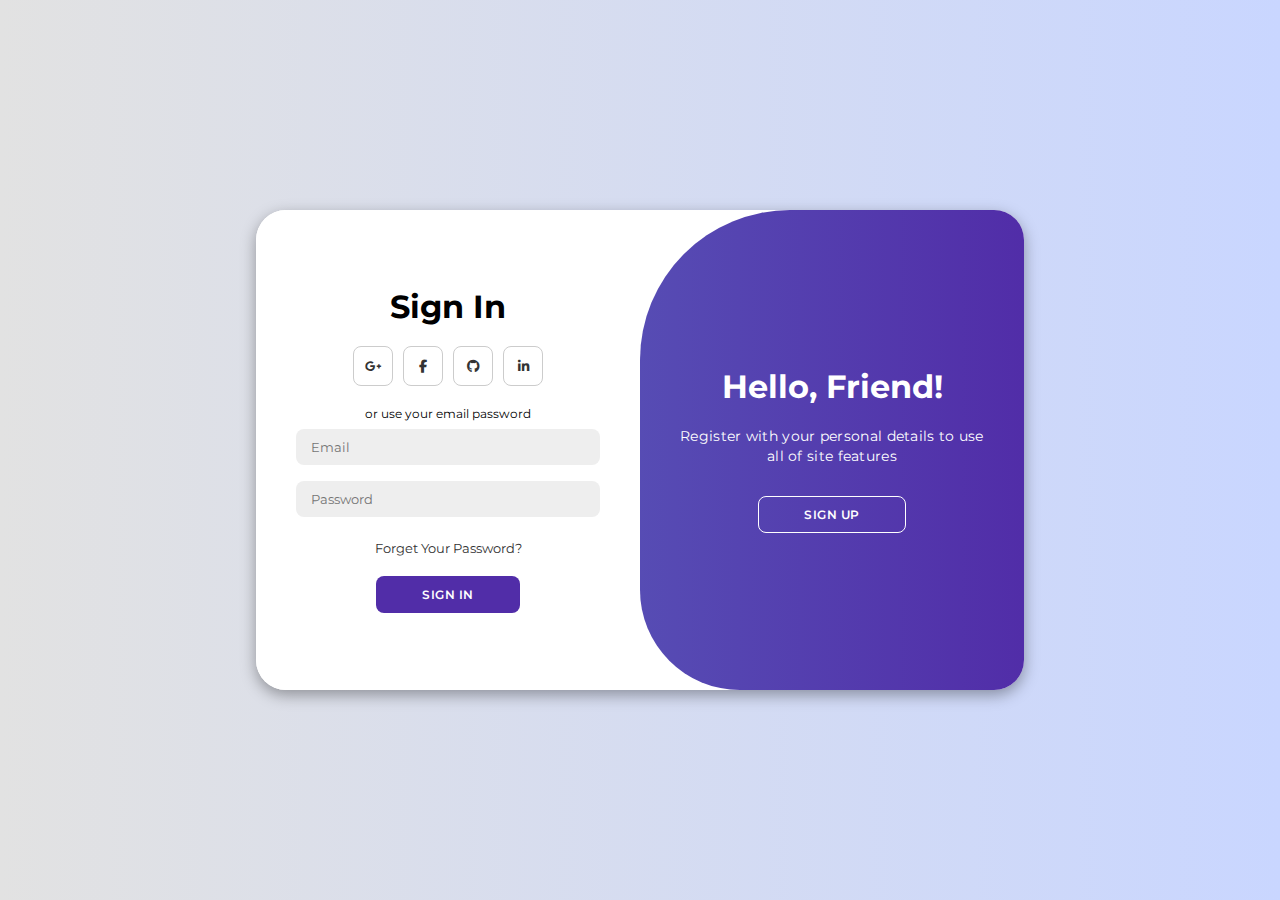
<file: 01 Sign up page/index.html>
<!DOCTYPE html>
<html lang="en">

<head>
    <meta charset="UTF-8">
    <meta name="viewport" content="width=device-width, initial-scale=1.0">
    <link rel="stylesheet" href="https://cdnjs.cloudflare.com/ajax/libs/font-awesome/6.4.2/css/all.min.css">
    <link rel="stylesheet" href="style.css">
    <title>Login Page</title>
</head>

<body>

    <div class="container" id="container">
        <div class="form-container sign-up">
            <form>
                <h1>Create Account</h1>
                <div class="social-icons">
                    <a href="#" class="icon"><i class="fa-brands fa-google-plus-g"></i></a>
                    <a href="#" class="icon"><i class="fa-brands fa-facebook-f"></i></a>
                    <a href="#" class="icon"><i class="fa-brands fa-github"></i></a>
                    <a href="#" class="icon"><i class="fa-brands fa-linkedin-in"></i></a>
                </div>
                <span>or use your email for registeration</span>
                <input type="text" placeholder="Name">
                <input type="email" placeholder="Email">
                <input type="password" placeholder="Password">
                <button>Sign Up</button>
            </form>
        </div>
        <div class="form-container sign-in">
            <form>
                <h1>Sign In</h1>
                <div class="social-icons">
                    <a href="#" class="icon"><i class="fa-brands fa-google-plus-g"></i></a>
                    <a href="#" class="icon"><i class="fa-brands fa-facebook-f"></i></a>
                    <a href="#" class="icon"><i class="fa-brands fa-github"></i></a>
                    <a href="#" class="icon"><i class="fa-brands fa-linkedin-in"></i></a>
                </div>
                <span>or use your email password</span>
                <input type="email" placeholder="Email">
                <input type="password" placeholder="Password">
                <a href="#">Forget Your Password?</a>
                <button>Sign In</button>
            </form>
        </div>
        <div class="toggle-container">
            <div class="toggle">
                <div class="toggle-panel toggle-left">
                    <h1>Welcome Back!</h1>
                    <p>Enter your personal details to use all of site features</p>
                    <button class="hidden" id="login">Sign In</button>
                </div>
                <div class="toggle-panel toggle-right">
                    <h1>Hello, Friend!</h1>
                    <p>Register with your personal details to use all of site features</p>
                    <button class="hidden" id="register">Sign Up</button>
                </div>
            </div>
        </div>
    </div>

    
</body>

</html>
</file>
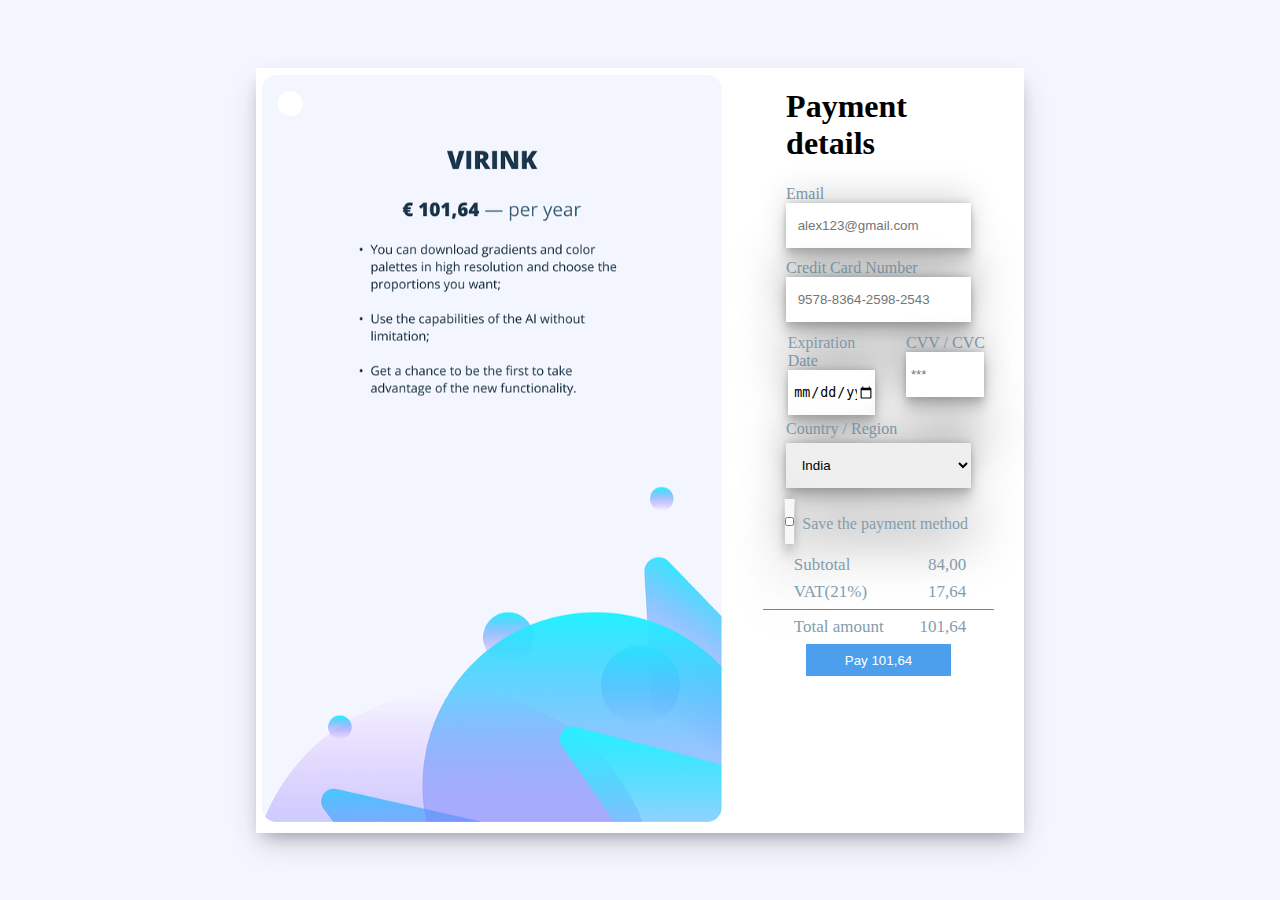
<file: 02 Credit-Card-checkout/index.html>
<!DOCTYPE html>
<html lang="en">
<head>
    <meta charset="UTF-8">
    <meta name="viewport" content="width=device-width, initial-scale=1.0">
    <link rel="stylesheet" href="style.css">
    <title>Document</title>
</head>
<body>
    <main>
        <div class="page">
           <div class="payment-page">
            <div class="wrapper">
                <div class="left">
                    <img src="img.png" alt="">

                </div>
                <div class="right">
                    <h1 class="head">Payment details</h1>

                    <p>Email</p>
                    <input type="email" name="user-email" id="email" placeholder="alex123@gmail.com">

                    <p>Credit Card Number</p>
                    <input type="number" name="card-number" id="card-no" placeholder="9578-8364-2598-2543">

                    <div  class="inwrap">
                        <div class="exp">
                            <p>Expiration Date</p>
                            <input type="date">
                        </div>
                        <div class="cvv">
                            <p>CVV / CVC</p>
                            <input type="password" placeholder="***">
                        </div>
                    </div>
                    <p class="select-p">Country / Region</p>
                    <select name="" id="">
                        <option value="">India</option>
                    </select>

                    <div  class="checkbox">
                       <div class="check"><input type="checkbox"></div>
                       <label style="color: #849DAD;" for="checkbox"> Save the payment method</label>
                       
                    </div>

                    <div class="sub">
                        <p>Subtotal</p>
                        <p>84,00</p>
                    </div>
                    <div class="vat">
                        <p>VAT(21%)</p>
                        <p>17,64</p>
                    </div>
                    <div  class="fillar"></div>
                    <div class="total">
                        <p>Total amount</p>
                        <p>101,64</p>
                    </div>

                  <div class="button">
                    <button>Pay 101,64</button>
                  </div>

                </div>
           </div>
            </div>
        </div>
    </main>
    
</body>
</html>
</file>
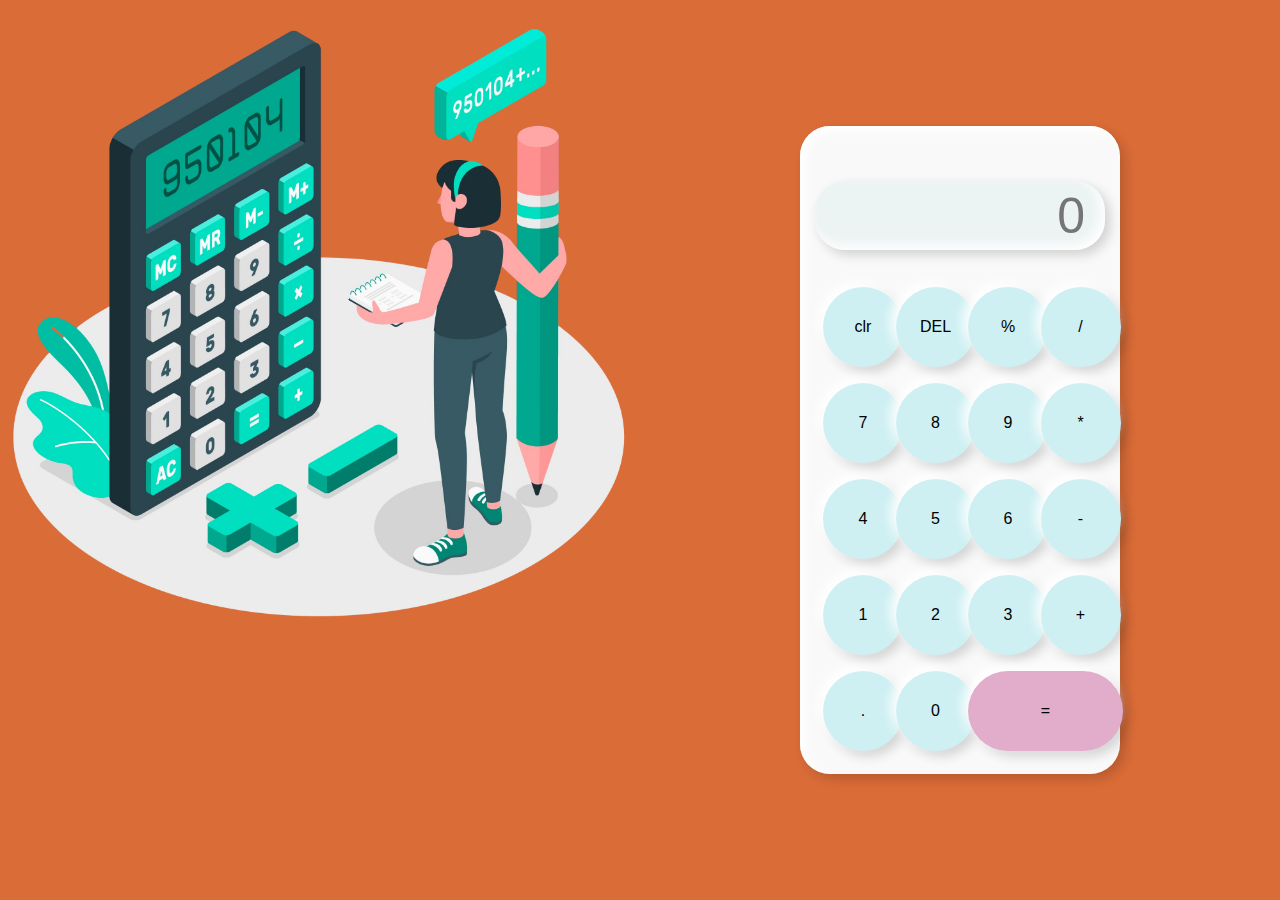
<file: 04 Calculation /index.html>
<!DOCTYPE html>
<html lang="en">
<head>
    <meta charset="UTF-8">
    <meta name="viewport" content="width=device-width, initial-scale=1.0">
    <link rel="stylesheet" href="style.css">
    <link rel="stylesheet" href="media.css">
    <title>Document</title>
</head>
<body>

   <main>
    <div class="page1">
        <div class="img">
            <img src="img.png" alt="">
        </div>
        <div class="container">
        
            <div class="calculator">
                  <input type="text" placeholder="0" id="ot">
                  <button>clr</button>
                  <button>DEL</button>
                  <button>%</button>
                  <button>/</button>
                  <button>7</button>
                  <button>8</button>
                  <button>9</button>
                  <button>*</button>
                  <button>4</button>
                  <button>5</button>
                  <button>6</button>
                  <button>-</button>
                  <button>1</button>
                  <button>2</button>
                  <button>3</button>
                  <button>+</button>
                  <button>.</button>
                  <button>0</button>
                  <button class="equal">=</button>
    
                  
    
            </div>
        </div>
    </div>
   </main>

    
    
</body>
</html>
</file>
<file: 01 Sign up page/style.css>
@import url('https://fonts.googleapis.com/css2?family=Montserrat:wght@300;400;500;600;700&display=swap');

*{
    margin: 0;
    padding: 0;
    box-sizing: border-box;
    font-family: 'Montserrat', sans-serif;
}

body{
    background-color: #c9d6ff;
    background: linear-gradient(to right, #e2e2e2, #c9d6ff);
    display: flex;
    align-items: center;
    justify-content: center;
    flex-direction: column;
    height: 100vh;
}

.container{
    background-color: #fff;
    border-radius: 30px;
    box-shadow: 0 5px 15px rgba(0, 0, 0, 0.35);
    position: relative;
    overflow: hidden;
    width: 768px;
    max-width: 100%;
    min-height: 480px;
}

.container p{
    font-size: 14px;
    line-height: 20px;
    letter-spacing: 0.3px;
    margin: 20px 0;
}

.container span{
    font-size: 12px;
}

.container a{
    color: #333;
    font-size: 13px;
    text-decoration: none;
    margin: 15px 0 10px;
}

.container button{
    background-color: #512da8;
    color: #fff;
    font-size: 12px;
    padding: 10px 45px;
    border: 1px solid transparent;
    border-radius: 8px;
    font-weight: 600;
    letter-spacing: 0.5px;
    text-transform: uppercase;
    margin-top: 10px;
    cursor: pointer;
}

.container button.hidden{
    background-color: transparent;
    border-color: #fff;
}

.container form{
    background-color: #fff;
    display: flex;
    align-items: center;
    justify-content: center;
    flex-direction: column;
    padding: 0 40px;
    height: 100%;
}

.container input{
    background-color: #eee;
    border: none;
    margin: 8px 0;
    padding: 10px 15px;
    font-size: 13px;
    border-radius: 8px;
    width: 100%;
    outline: none;
}

.form-container{
    position: absolute;
    top: 0;
    height: 100%;
    transition: all 0.6s ease-in-out;
}

.sign-in{
    left: 0;
    width: 50%;
    z-index: 2;
}

.container.active .sign-in{
    transform: translateX(100%);
}

.sign-up{
    left: 0;
    width: 50%;
    opacity: 0;
    z-index: 1;
}

.container.active .sign-up{
    transform: translateX(100%);
    opacity: 1;
    z-index: 5;
    animation: move 0.6s;
}

@keyframes move{
    0%, 49.99%{
        opacity: 0;
        z-index: 1;
    }
    50%, 100%{
        opacity: 1;
        z-index: 5;
    }
}

.social-icons{
    margin: 20px 0;
}

.social-icons a{
    border: 1px solid #ccc;
    border-radius: 20%;
    display: inline-flex;
    justify-content: center;
    align-items: center;
    margin: 0 3px;
    width: 40px;
    height: 40px;
}

.toggle-container{
    position: absolute;
    top: 0;
    left: 50%;
    width: 50%;
    height: 100%;
    overflow: hidden;
    transition: all 0.6s ease-in-out;
    border-radius: 150px 0 0 100px;
    z-index: 1000;
}

.container.active .toggle-container{
    transform: translateX(-100%);
    border-radius: 0 150px 100px 0;
}

.toggle{
    background-color: #512da8;
    height: 100%;
    background: linear-gradient(to right, #5c6bc0, #512da8);
    color: #fff;
    position: relative;
    left: -100%;
    height: 100%;
    width: 200%;
    transform: translateX(0);
    transition: all 0.6s ease-in-out;
}

.container.active .toggle{
    transform: translateX(50%);
}

.toggle-panel{
    position: absolute;
    width: 50%;
    height: 100%;
    display: flex;
    align-items: center;
    justify-content: center;
    flex-direction: column;
    padding: 0 30px;
    text-align: center;
    top: 0;
    transform: translateX(0);
    transition: all 0.6s ease-in-out;
}

.toggle-left{
    transform: translateX(-200%);
}

.container.active .toggle-left{
    transform: translateX(0);
}

.toggle-right{
    right: 0;
    transform: translateX(0);
}

.container.active .toggle-right{
    transform: translateX(200%);
}
</file>
<file: 02 Credit-Card-checkout/style.css>
*{
    padding: 0;
    margin: 0;
    box-sizing: border-box;
}

html, body{
    width: 100%;
    height: 100%;
}
body p{
    color: #849DAD;

}

.page{
    width: 100vw;
    height: 100vh;
    background-color:#F4F6FD ;
    display: flex;
    justify-content: center;
    align-items: center;
}

.head{
    margin-left: 10%;
    margin-bottom: 10%;
}


.payment-page{
    background-color:#FFFFFF;
    width: 60vw;
}
.page >.payment-page > .wrapper{
    display: flex;
    justify-content: left;
    box-shadow: rgba(50, 50, 93, 0.25) 0px 13px 27px -5px, rgba(0, 0, 0, 0.3) 0px 8px 16px -8px;
    
}

.page > .left{
    width: 50%;
   
}
.page .left img{
    object-fit: cover;
    object-position: center;

}
.page  .right{
    width: 50%;
    background-color: #FFFFFF;
    margin: 20px 30px;

}

.wrapper .right input{
    width: 80%;
    height: 5vh;
   
    margin-bottom: 5%;
    border: none;
    padding-left: 5%;
    box-shadow: rgba(0, 0, 0, 0.25) 0px 54px 55px, rgba(0, 0, 0, 0.12) 0px -12px 30px, rgba(0, 0, 0, 0.12) 0px 4px 6px, rgba(0, 0, 0, 0.17) 0px 12px 13px, rgba(0, 0, 0, 0.09) 0px -3px 5px;
}
.wrapper .right input ,.wrapper .right p{
    margin-left: 10%;
}
.right .inwrap{
    display: flex;
    gap: 5%;
    margin-left: 6%;
}
.right .inwrap div{
    width: 50%;
}
.right select{
    width: 80%;
    margin-left: 10%;
    margin-top: 2%;
    height: 5vh;
    padding-left: 5%;
    border: none;
    box-shadow: rgba(0, 0, 0, 0.25) 0px 54px 55px, rgba(0, 0, 0, 0.12) 0px -12px 30px, rgba(0, 0, 0, 0.12) 0px 4px 6px, rgba(0, 0, 0, 0.17) 0px 12px 13px, rgba(0, 0, 0, 0.09) 0px -3px 5px;

}
.checkbox{
    margin-top: 5%;
    width: 100%;
    display: flex;
    justify-content: start;
    align-items: center;
    gap: 3%;
   
}



.checkbox .check{
    width: 5%;
    margin-left: 9%;
    background-color: #F7F7F7;


   
}

.sub ,.vat ,.total{
    
    display: flex;
    align-items: center;
    justify-content: space-between;
    width: 83%;
    margin: 3% 5%;
    font-size: 17px;
}
.fillar{
    background-color: gray;
    height: 0.2%;
}
.button{
    display: flex;
    justify-content: center;
    align-items: center;
    margin: 3% 5%;
}
.button button{
    width: 70%;
    height: 3.5vh;
    color: white;
    border: none;
    background-color: #4C9FED;
}
</file>
<file: 04 Calculation /style.css>
*{
    padding: 0;
    margin: 0;
    box-sizing: border-box;
    font-family: sans-serif;
}

html,body{
    width: 100%;
    height: 100%;
    overflow-x: hidden;

}
body{
    background-color: black;
}

.page1{
    width: 100vw;
    /* height: 100vh; */
    display: flex;
    overflow-x: hidden;
    background-color: #DA6C38;

}
.img{
    width: 50%;
}
.img img{
    width: 100%;
    
}
.container{
    width: 50%;
    
    height: 100vh;
    display: flex;
    justify-content: center;
    align-items: center;
    /* background-color: #EACAFD; */
}



.calculator{
    width: 50%;
    background-color: #f9f9f9;
    padding: 15px;
    border-radius: 30px;
    box-shadow: inset 5px 5px 12px #ffffff,  5px 5px 12px rgba(0,0,0,.16);
                   
    display: grid;
    grid-template-columns: repeat(4,25%);               



}

input{
    grid-column:span 4 ;
    height: 50%;
    width: 100%;
    margin-top: 30px;
    background-color: #ecf3f3;
    box-shadow: inset -5px -5px 12px #ffffff,
                       5px 5px 12px rgba(0,0,0,.16);
                       border: none;
                       border-radius: 30px;
                       color: rgb(70,70, 70 );
                       font-size: 50px;
                       text-align: end;
                       margin-top: 40px;
                       padding: 20px;

                       
}

button{
    width: 5rem;
    height: 5rem;
    border-radius: 40px;
    background-color: #cef0f3;
    box-shadow: -5px -5px 12px #ffffff,
                  5px 5px 12px rgba(0,0,0,.16);
                  border: none;
                border-radius: 50px;
                  margin: 8px;
                  font-size: 16px;

                 
}


.equal{

    width: 155px;
    border-radius: 40px;
    background-color: #cef0f3;
    box-shadow: -5px -5px 12px #ffffff,
    5px 5px 12px rgba(0,0,0,.16);
    background-color: rgb(226, 173, 203);
}
</file>
<file: 04 Calculation /media.css>
@media (min-width: 360px) and (max-width: 600px){
   
    .page1{
    display: initial;
   }
    .img{
        display: none;
    }

    .container{
        width: 100%;
        height: 100%;
        display:inherit;
        /* padding-left: 15%; */
    }

    .calculator{
        width: 100%;
        padding: 10px;
        border-radius: 5px;
    }

    button{
        margin: 6px;
        width: 3rem;
        height: 4.4rem;

    }

}

@media (min-width: 601px) and (max-width: 1024px) and (orientation: landscape){


    .calculator{
        width: 70%;
    }
     
    .input{
        font-size: 3.125rem;
    }

    


}
</file>
